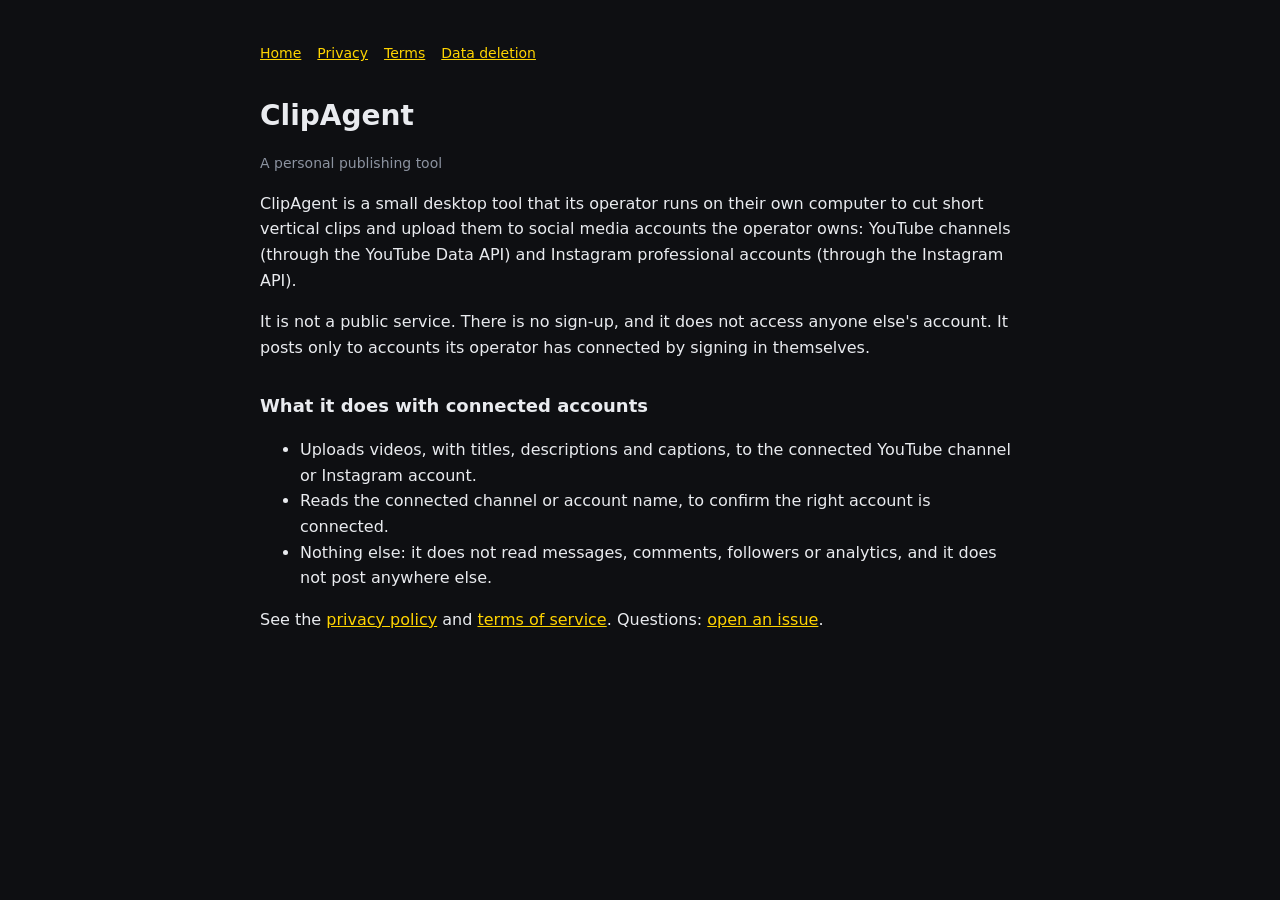
<file: index.html>
<!doctype html><html lang="en"><head><meta charset="utf-8"><meta name="viewport" content="width=device-width,initial-scale=1">
<title>ClipAgent</title><link rel="stylesheet" href="style.css"></head><body><main>
<nav><a href="./">Home</a><a href="privacy.html">Privacy</a><a href="terms.html">Terms</a><a href="deletion.html">Data deletion</a></nav>
<h1>ClipAgent</h1>
<p class="muted">A personal publishing tool</p>
<p>ClipAgent is a small desktop tool that its operator runs on their own computer to cut short vertical clips and
upload them to social media accounts the operator owns: YouTube channels (through the YouTube Data API) and
Instagram professional accounts (through the Instagram API).</p>
<p>It is not a public service. There is no sign-up, and it does not access anyone else's account. It posts only to
accounts its operator has connected by signing in themselves.</p>
<h2>What it does with connected accounts</h2>
<ul>
<li>Uploads videos, with titles, descriptions and captions, to the connected YouTube channel or Instagram account.</li>
<li>Reads the connected channel or account name, to confirm the right account is connected.</li>
<li>Nothing else: it does not read messages, comments, followers or analytics, and it does not post anywhere else.</li>
</ul>
<p>See the <a href="privacy.html">privacy policy</a> and <a href="terms.html">terms of service</a>.
Questions: <a href="https://github.com/rbrunet3/clipagent/issues">open an issue</a>.</p>
</main></body></html>
</file>
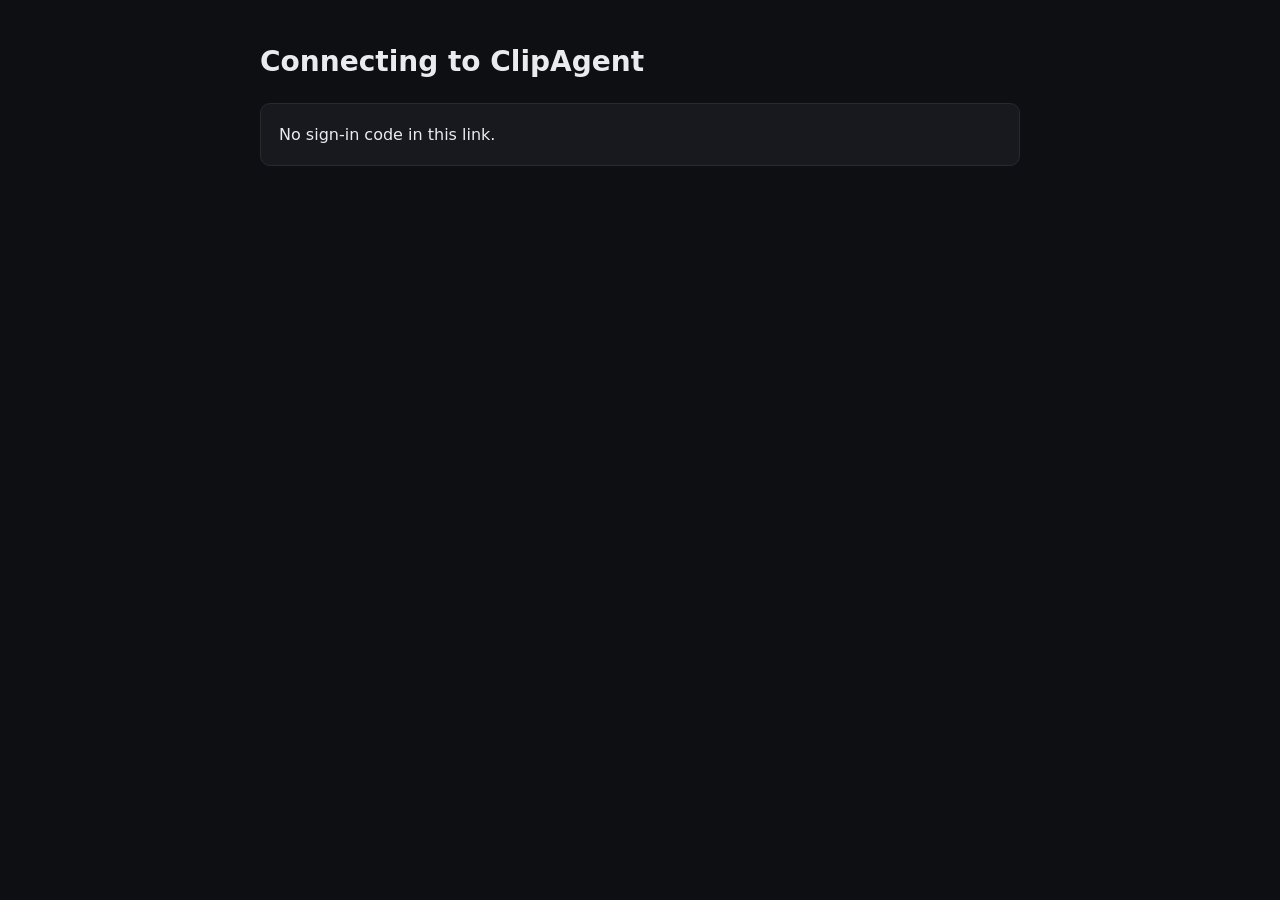
<file: callback.html>
<!doctype html><html lang="en"><head><meta charset="utf-8"><meta name="viewport" content="width=device-width,initial-scale=1">
<title>ClipAgent: connecting</title><link rel="stylesheet" href="style.css"></head><body><main>
<h1>Connecting to ClipAgent</h1>
<div class="box" id="msg">Reading the sign-in result…</div>
<script>
// Instagram sends the user back here with ?code=... ClipAgent's sign-in command waits on this computer at
// 127.0.0.1:8799, so the code is forwarded there. If that doesn't work, it can be copied by hand.
const q = new URLSearchParams(location.search);
const code = (q.get("code") || "").replace(/#_$/, ""), err = q.get("error_description") || q.get("error");
const box = document.getElementById("msg");
if (err) {
  box.textContent = "Sign-in was cancelled or failed: " + err;
} else if (code) {
  box.innerHTML = "Sending the code to ClipAgent on this computer… If nothing happens, copy it and paste it into the "
    + "window where you ran the sign-in command:<p><code id=\"c\"></code></p><button id=\"b\">Copy code</button>";
  document.getElementById("c").textContent = code;
  document.getElementById("b").onclick = () => navigator.clipboard.writeText(code);
  setTimeout(() => {
    location.href = "http://127.0.0.1:8799/?code=" + encodeURIComponent(code) + "&state=" + encodeURIComponent(q.get("state") || "");
  }, 800);
} else {
  box.textContent = "No sign-in code in this link.";
}
</script>
</main></body></html>
</file>
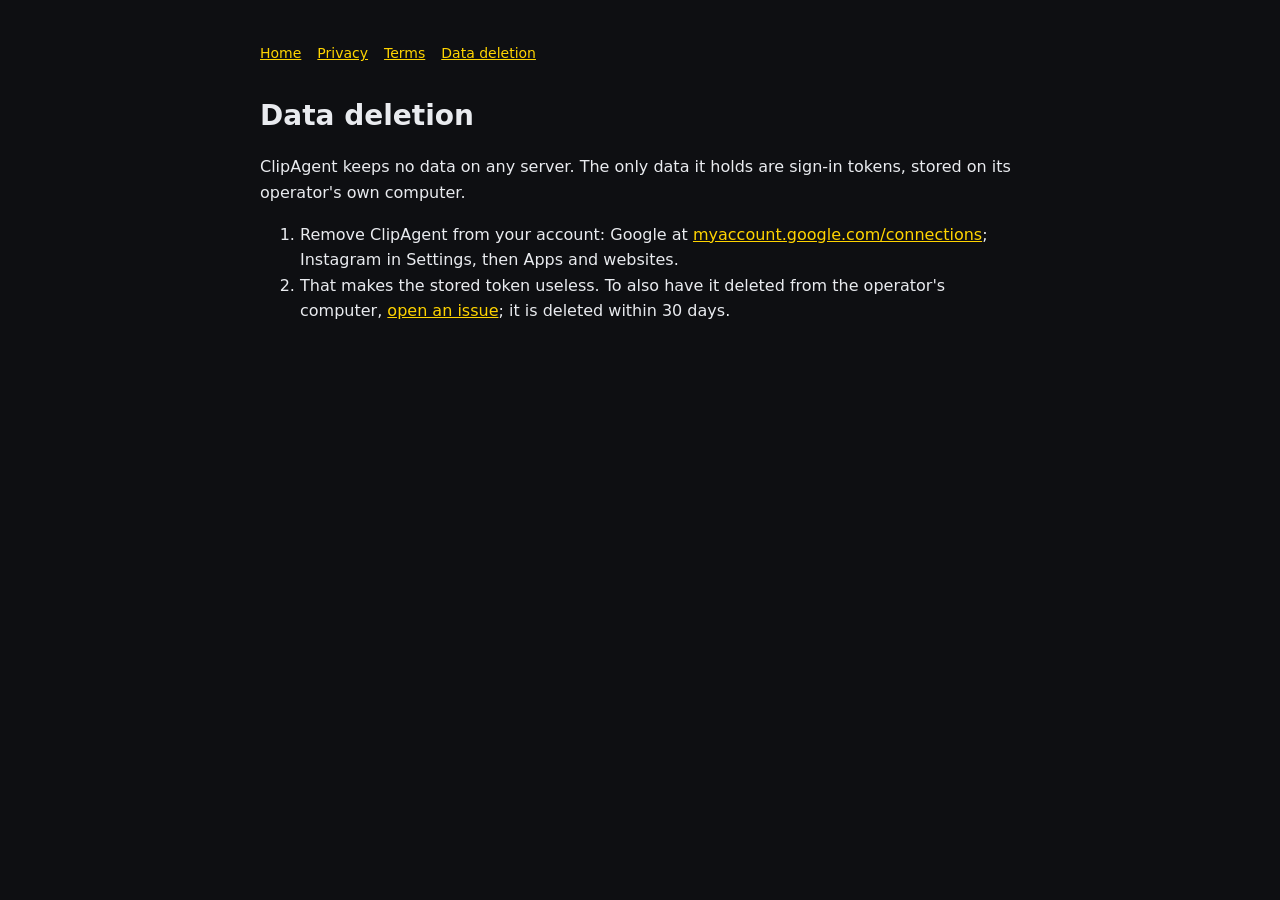
<file: deletion.html>
<!doctype html><html lang="en"><head><meta charset="utf-8"><meta name="viewport" content="width=device-width,initial-scale=1">
<title>ClipAgent data deletion</title><link rel="stylesheet" href="style.css"></head><body><main>
<nav><a href="./">Home</a><a href="privacy.html">Privacy</a><a href="terms.html">Terms</a><a href="deletion.html">Data deletion</a></nav>
<h1>Data deletion</h1>
<p>ClipAgent keeps no data on any server. The only data it holds are sign-in tokens, stored on its operator's own
computer.</p>
<ol>
<li>Remove ClipAgent from your account: Google at
<a href="https://myaccount.google.com/connections">myaccount.google.com/connections</a>; Instagram in Settings, then
Apps and websites.</li>
<li>That makes the stored token useless. To also have it deleted from the operator's computer,
<a href="https://github.com/rbrunet3/clipagent/issues">open an issue</a>; it is deleted within 30 days.</li>
</ol>
</main></body></html>
</file>
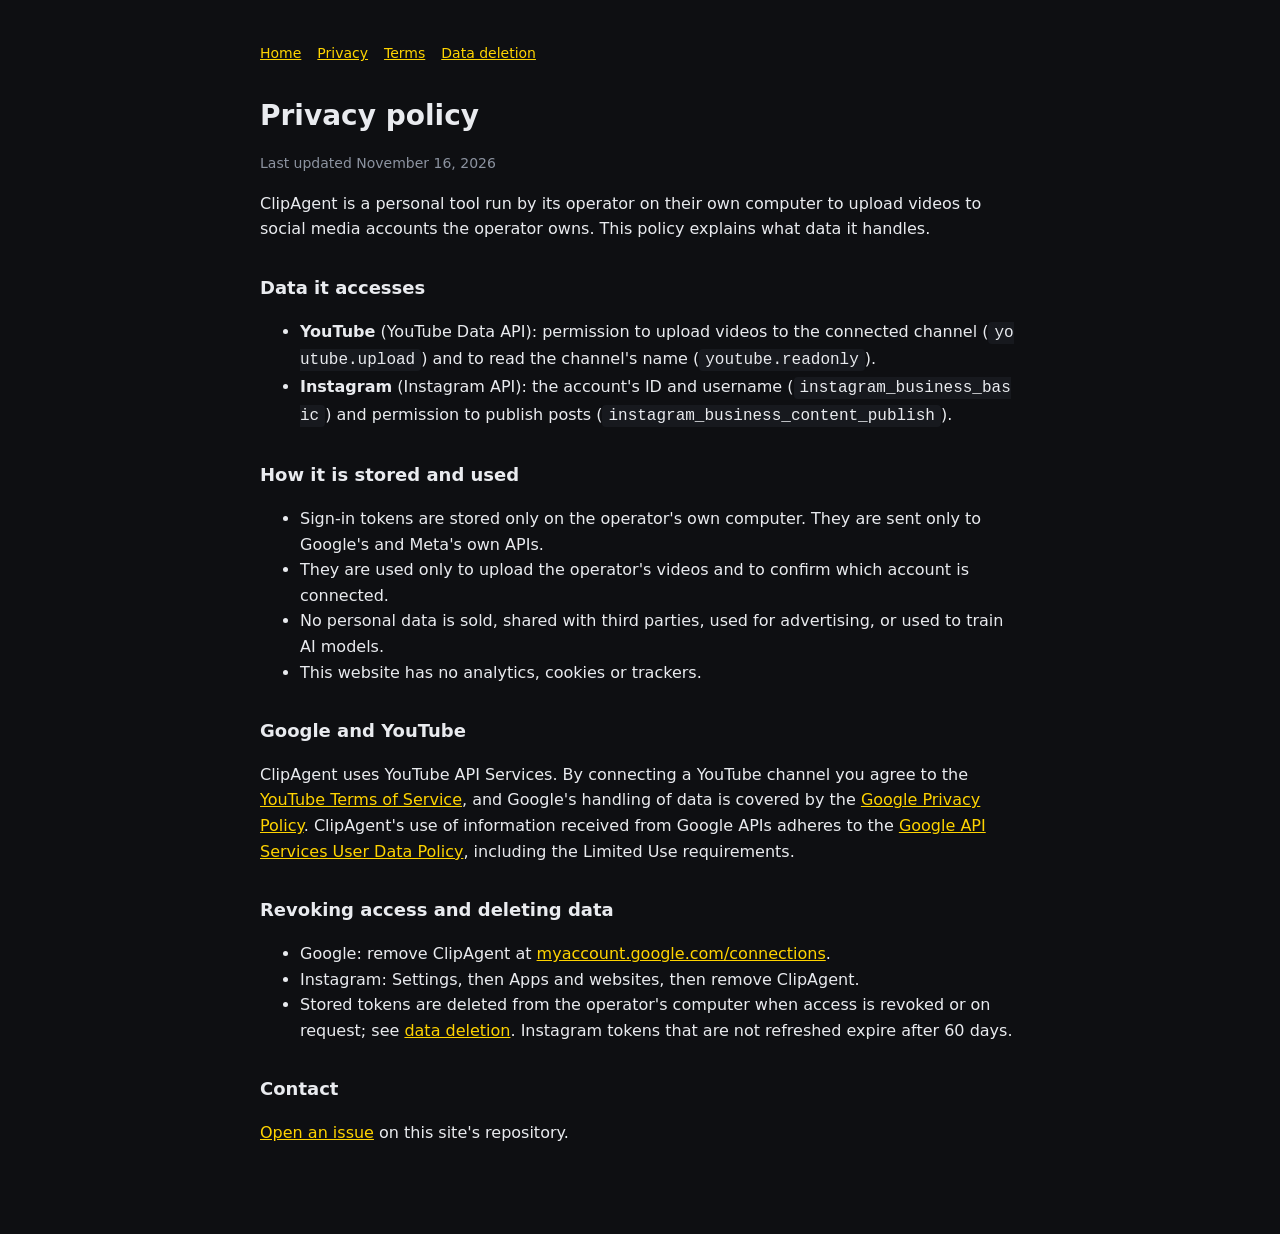
<file: privacy.html>
<!doctype html><html lang="en"><head><meta charset="utf-8"><meta name="viewport" content="width=device-width,initial-scale=1">
<title>ClipAgent privacy policy</title><link rel="stylesheet" href="style.css"></head><body><main>
<nav><a href="./">Home</a><a href="privacy.html">Privacy</a><a href="terms.html">Terms</a><a href="deletion.html">Data deletion</a></nav>
<h1>Privacy policy</h1>
<p class="muted">Last updated November 16, 2026</p>
<p>ClipAgent is a personal tool run by its operator on their own computer to upload videos to social media accounts
the operator owns. This policy explains what data it handles.</p>
<h2>Data it accesses</h2>
<ul>
<li><b>YouTube</b> (YouTube Data API): permission to upload videos to the connected channel
(<code>youtube.upload</code>) and to read the channel's name (<code>youtube.readonly</code>).</li>
<li><b>Instagram</b> (Instagram API): the account's ID and username (<code>instagram_business_basic</code>) and
permission to publish posts (<code>instagram_business_content_publish</code>).</li>
</ul>
<h2>How it is stored and used</h2>
<ul>
<li>Sign-in tokens are stored only on the operator's own computer. They are sent only to Google's and Meta's own
APIs.</li>
<li>They are used only to upload the operator's videos and to confirm which account is connected.</li>
<li>No personal data is sold, shared with third parties, used for advertising, or used to train AI models.</li>
<li>This website has no analytics, cookies or trackers.</li>
</ul>
<h2>Google and YouTube</h2>
<p>ClipAgent uses YouTube API Services. By connecting a YouTube channel you agree to the
<a href="https://www.youtube.com/t/terms">YouTube Terms of Service</a>, and Google's handling of data is covered by the
<a href="https://policies.google.com/privacy">Google Privacy Policy</a>. ClipAgent's use of information received from
Google APIs adheres to the <a href="https://developers.google.com/terms/api-services-user-data-policy">Google API
Services User Data Policy</a>, including the Limited Use requirements.</p>
<h2>Revoking access and deleting data</h2>
<ul>
<li>Google: remove ClipAgent at <a href="https://myaccount.google.com/connections">myaccount.google.com/connections</a>.</li>
<li>Instagram: Settings, then Apps and websites, then remove ClipAgent.</li>
<li>Stored tokens are deleted from the operator's computer when access is revoked or on request; see
<a href="deletion.html">data deletion</a>. Instagram tokens that are not refreshed expire after 60 days.</li>
</ul>
<h2>Contact</h2>
<p><a href="https://github.com/rbrunet3/clipagent/issues">Open an issue</a> on this site's repository.</p>
</main></body></html>
</file>
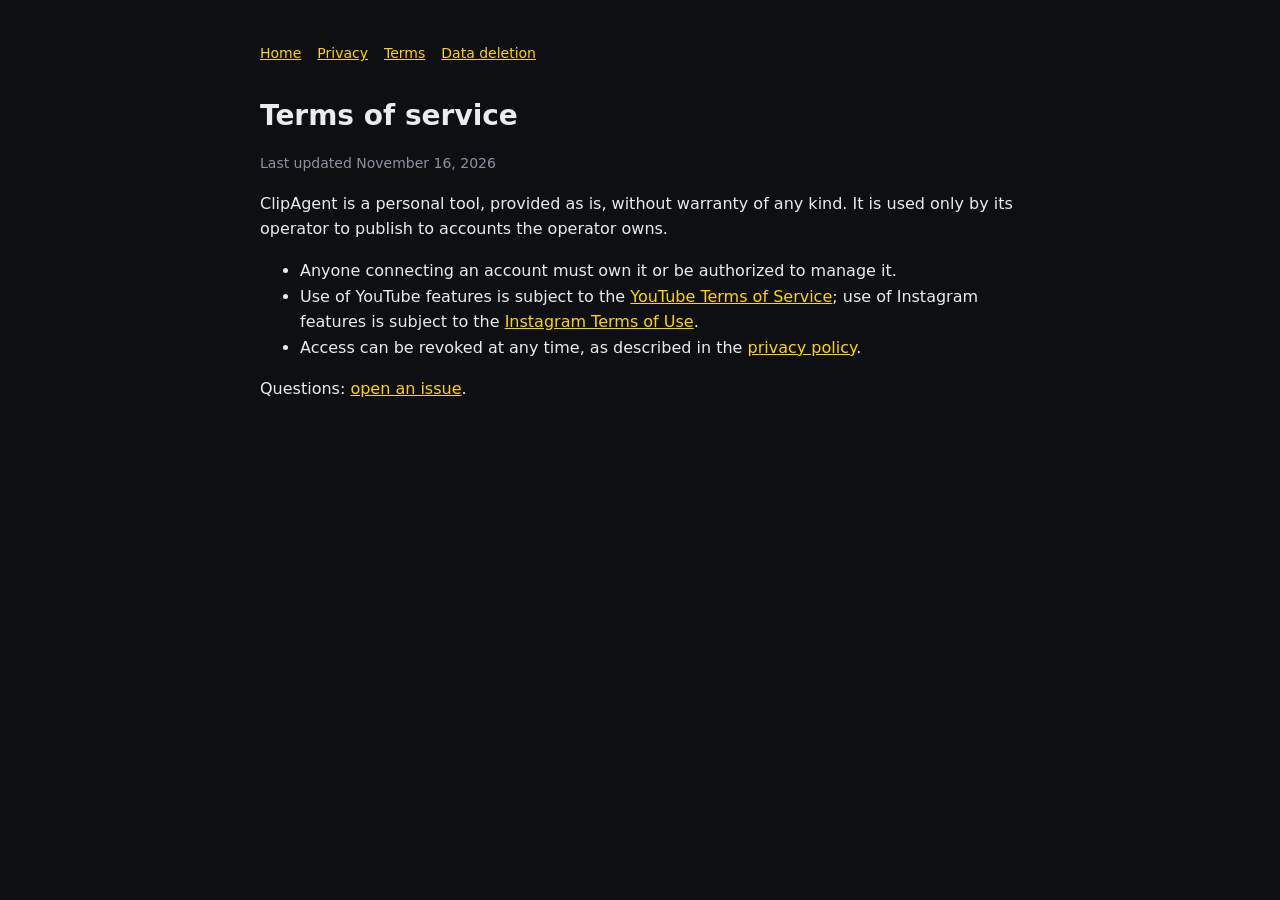
<file: terms.html>
<!doctype html><html lang="en"><head><meta charset="utf-8"><meta name="viewport" content="width=device-width,initial-scale=1">
<title>ClipAgent terms of service</title><link rel="stylesheet" href="style.css"></head><body><main>
<nav><a href="./">Home</a><a href="privacy.html">Privacy</a><a href="terms.html">Terms</a><a href="deletion.html">Data deletion</a></nav>
<h1>Terms of service</h1>
<p class="muted">Last updated November 16, 2026</p>
<p>ClipAgent is a personal tool, provided as is, without warranty of any kind. It is used only by its operator to
publish to accounts the operator owns.</p>
<ul>
<li>Anyone connecting an account must own it or be authorized to manage it.</li>
<li>Use of YouTube features is subject to the <a href="https://www.youtube.com/t/terms">YouTube Terms of Service</a>;
use of Instagram features is subject to the <a href="https://help.instagram.com/581066165581870">Instagram Terms of
Use</a>.</li>
<li>Access can be revoked at any time, as described in the <a href="privacy.html">privacy policy</a>.</li>
</ul>
<p>Questions: <a href="https://github.com/rbrunet3/clipagent/issues">open an issue</a>.</p>
</main></body></html>
</file>
<file: style.css>
body{margin:0;font:16px/1.6 system-ui,Segoe UI,Roboto,sans-serif;background:#0e0f12;color:#e9ebef}
main{max-width:760px;margin:0 auto;padding:40px 24px 80px}
h1{font-size:28px;margin:0 0 4px}h2{font-size:18px;margin-top:32px}
a{color:#ffd400}.muted{color:#8c93a0;font-size:14px}
nav{margin-bottom:28px}nav a{margin-right:16px;font-size:14px}code{background:#17191e;padding:2px 6px;border-radius:4px;word-break:break-all}
.box{background:#17191e;border:1px solid #262a31;border-radius:10px;padding:18px;margin:18px 0}
button{background:#ffd400;color:#111;border:0;padding:10px 18px;border-radius:8px;font-weight:700;cursor:pointer}
</file>
